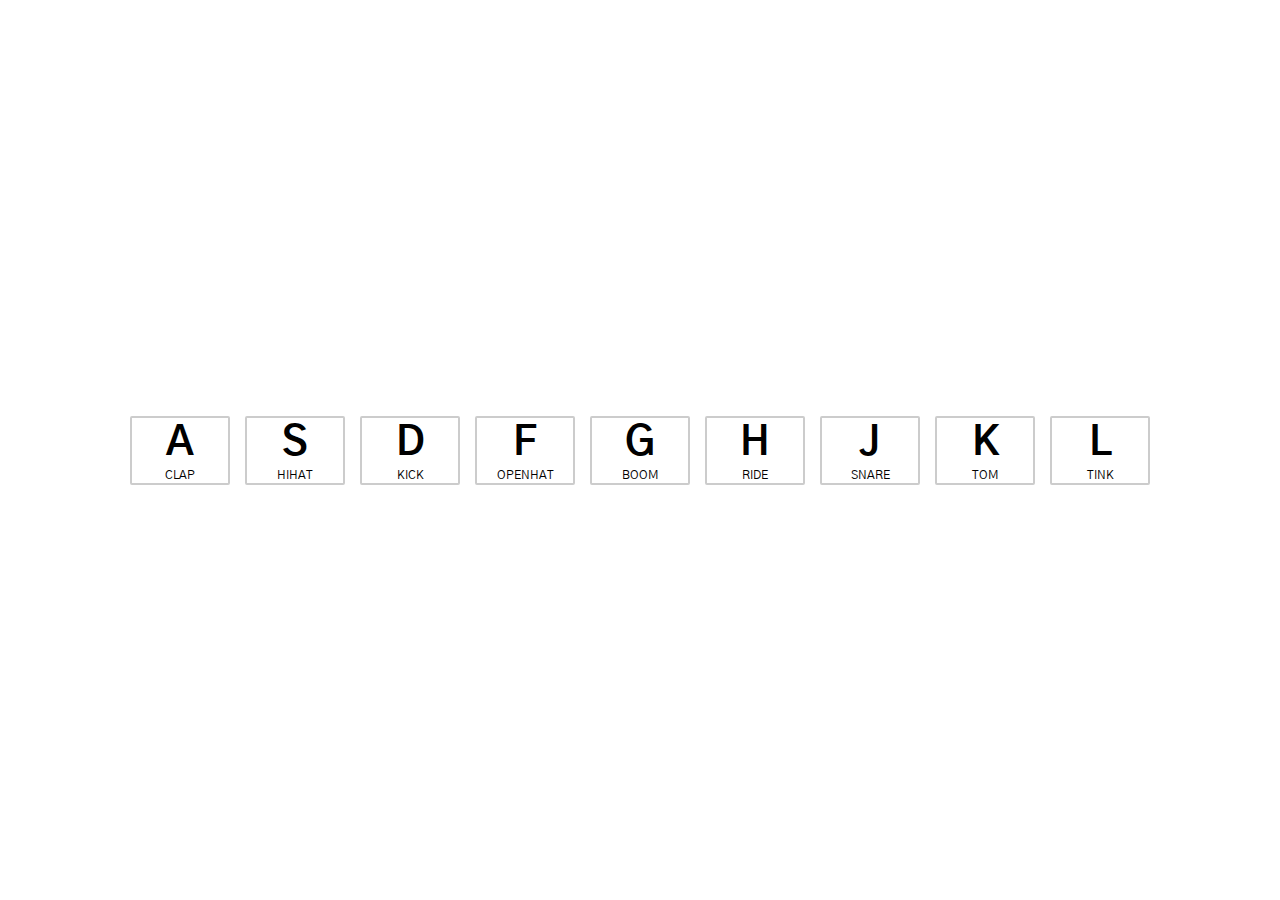
<file: index.html>
<!DOCTYPE html>

<html>
  <head>
    <meta charset="utf-8" />
    <meta http-equiv="X-UA-Compatible" content="IE=edge" />
    <title>JS drum kit</title>
    <meta name="description" content="" />
    <meta name="viewport" content="width=device-width, initial-scale=1" />
    <link rel="stylesheet" href="style.css" />
    <link
      href="https://fonts.googleapis.com/css2?family=Gothic+A1&family=Roboto+Slab:wght@100..900&display=swap"
      rel="stylesheet"
    />
  </head>
  <body>
    <div class="keys">
      <div class="key" data-key="65">
        <h3>A</h3>
        <span> CLAP </span>
      </div>

      <div class="key" data-key="83">
        <h3>S</h3>
        <span>HIHAT</span>
      </div>

      <div class="key" data-key="68">
        <h3>D</h3>
        <span>KICK</span>
      </div>

      <div class="key" data-key="70">
        <h3>F</h3>
        <span>OPENHAT</span>
      </div>

      <div class="key" data-key="71">
        <h3>G</h3>
        <span>BOOM</span>
      </div>

      <div class="key" data-key="72">
        <h3>H</h3>
        <span>RIDE</span>
      </div>

      <div class="key" data-key="74">
        <h3>J</h3>
        <span>SNARE</span>
      </div>

      <div class="key" data-key="75">
        <h3>K</h3>
        <span>TOM</span>
      </div>

      <div class="key" data-key="76">
        <h3>L</h3>
        <span>TINK</span>
      </div>
    </div>

    <audio data-key="65" src="Sounds/clap.wav"></audio>
    <audio data-key="83" src="Sounds/hihat.wav"></audio>
    <audio data-key="68" src="Sounds/kick.wav"></audio>
    <audio data-key="70" src="Sounds/openhat.wav"></audio>
    <audio data-key="71" src="Sounds/boom.wav"></audio>
    <audio data-key="72" src="Sounds/ride.wav"></audio>
    <audio data-key="74" src="Sounds/snare.wav"></audio>
    <audio data-key="75" src="Sounds/tom.wav"></audio>
    <audio data-key="76" src="Sounds/tink.wav"></audio>

    <script>
      function playSound(e) {
        const audio = document.querySelector(`audio[data-key="${e.keyCode}"]`);
        const key = document.querySelector(`.key[data-key="${e.keyCode}"]`);
        if (!audio) return; //stop function from running together
        audio.currentTime = 0; //unli sound per click , rewind from the start
        audio.play();
        key.classList.add("playing");
      }

      function removeTransition(e) {
        if (e.propertyName !== "transform") return;
        this.classList.remove("playing");
      }

      const keys = document.querySelectorAll(".key");
      keys.forEach((key) =>
        key.addEventListener("transitionend", removeTransition)
      );
      window.addEventListener("keydown", playSound);
    </script>
  </body>
</html>
</file>
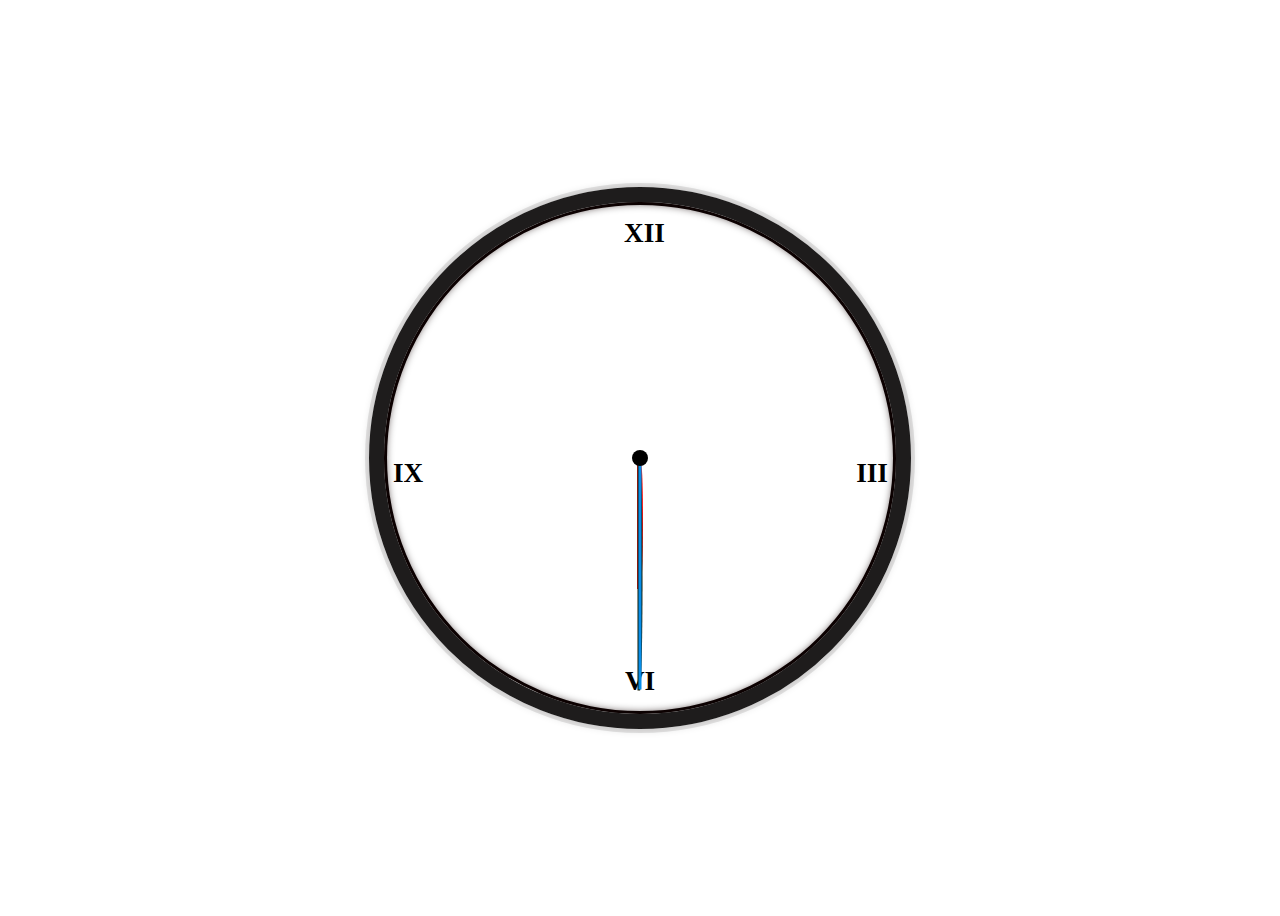
<file: Day2JSclock/index.html>
<!DOCTYPE html> <!DOCTYPE html>
<html class="no-js">
  <head>
    <meta charset="utf-8" />
    <meta http-equiv="X-UA-Compatible" content="IE=edge" />
    <title>JS CLOCK | Day 2</title>
    <meta name="description" content="" />
    <meta name="viewport" content="width=device-width, initial-scale=1" />
    <link rel="stylesheet" href="style.css" />
  </head>

  <body>
    <div>
      <div class="clock">
        <div class="clock-face">
          <div class="hand hour-hand"></div>
          <div class="hand min-hand"></div>
          <div class="hand second-hand"></div>

          <div class="center-dot"></div>
          <div class="number number3">III</div>
          <div class="number number6">VI</div>
          <div class="number number9">IX</div>
          <div class="number number12">XII</div>
        </div>
      </div>
      <script src="script.js" async defer></script>
    </div>
  </body>
</html>
</file>
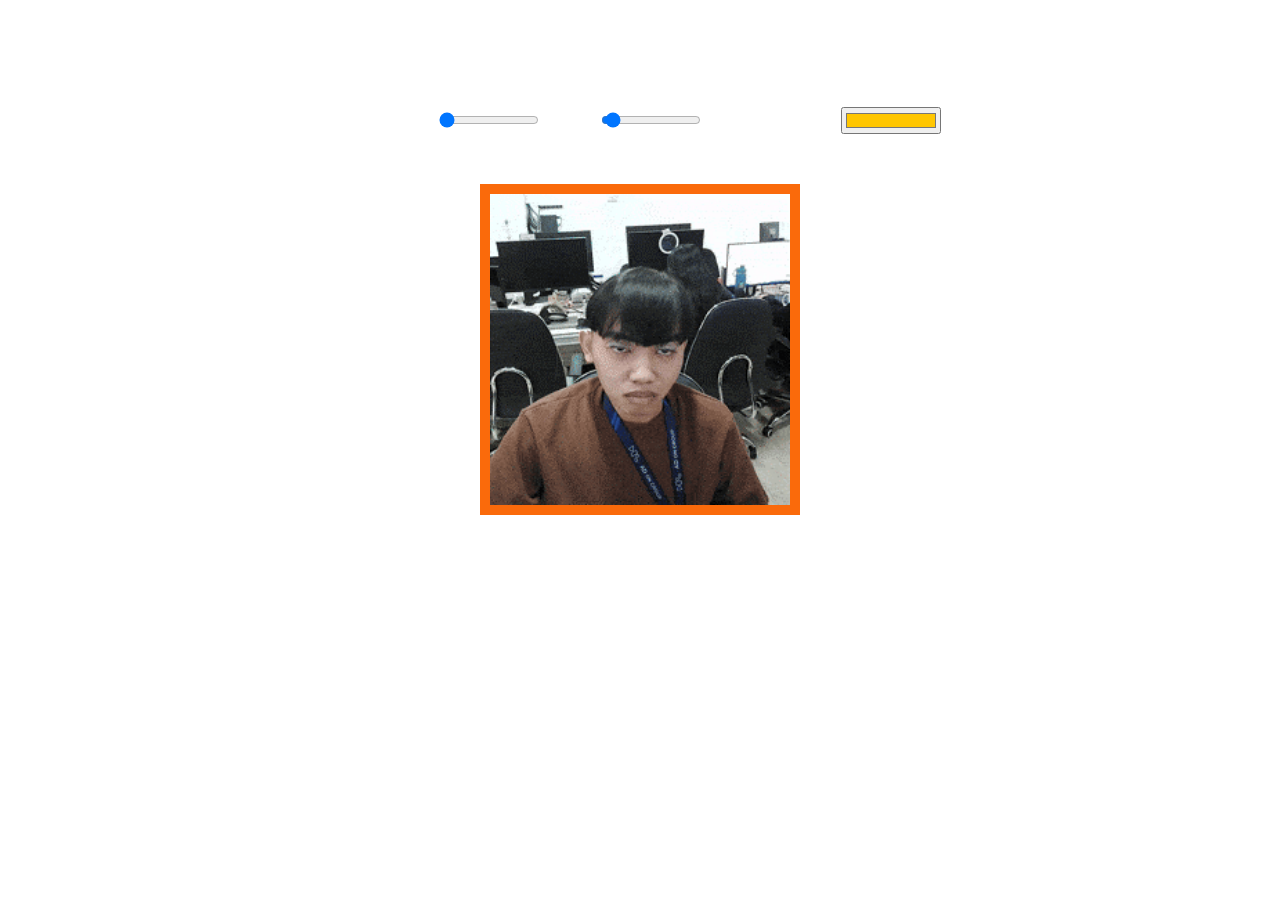
<file: Day3JsChallenge/index.html>
<!DOCTYPE html>
<!--[if lt IE 7]>      <html class="no-js lt-ie9 lt-ie8 lt-ie7"> <![endif]-->
<!--[if IE 7]>         <html class="no-js lt-ie9 lt-ie8"> <![endif]-->
<!--[if IE 8]>         <html class="no-js lt-ie9"> <![endif]-->
<!--[if gt IE 8]>      <html class="no-js"> <!--<![endif]-->
<html>
  <head>
    <meta charset="utf-8" />
    <meta http-equiv="X-UA-Compatible" content="IE=edge" />
    <title>Scoped CSS variable and JS</title>
    <meta name="description" content="" />
    <meta name="viewport" content="width=device-width, initial-scale=1" />
    <link rel="stylesheet" href="style.css" />
  </head>

  <body>
    <h2>Update CSS variable with <span class="h1">JS</span></h2>
    <div class="controls">
      <label for="spacing">Spacing</label>
      <input
        type="range"
        name="spacing"
        min="10"
        max="200"
        value="10"
        data-sizing="px"
      />

      <label for="blur">Blur</label>
      <input
        type="range"
        name="blur"
        min="0"
        max="200"
        value="10"
        data-sizing="px"
      />
      <label for="base">Base Color </label>
      <input type="color" name="base" value="#ffc600" />
    </div>
    <img src="elmar.gif" alt="My Photo" width="300" />
    <script src="script.js"></script>
  </body>
</html>
</file>
<file: style.css>
* {
  margin: 0;
  padding: 0;
  box-sizing: border-box;
  font-family: "Gothic A1", sans-serif;
}

body {
  display: flex;
  justify-content: center;
  align-items: center;
  height: 100vh;
  gap: 10px;
}

.keys {
  display: flex;
  gap: 15px;
}

.key {
  border: 2px solid #ccc;
  border-radius: 2px;
  font-size: 14px;
  transition: all 0.07s ease;
  width: 100px;
  color: black;
  background: #fff;
  display: flex;
  flex-direction: column;
  justify-content: center;
  align-items: center;
}

.key span {
  font-size: 12px;
}

.key h3 {
  display: block;
  font-size: 40px;
}

.playing {
  transform: scale(1.1);
  box-shadow: 0px 0px 100px 45px rgba(0, 0, 0, 0.1);
}
</file>
<file: Day2JSclock/style.css>
body {
  display: flex;
  align-items: center;
  justify-content: center;
  height: 100vh;
  font-size: 2rem;
}

.clock {
  width: 30rem;
  height: 30rem;
  border: 15px solid rgba(17, 15, 15, 0.945);
  border-radius: 50%;
  position: relative;
  padding: 1rem;
  box-shadow: 0 0 0px 4px rgba(10, 0, 0, 0.1), inset 0 0 0 3px #0c0101,
    inset 0 0 10px rgb(17, 0, 0), 0 0 10px rgba(12, 0, 0, 0.2);
}

.clockface {
  position: relative;
  width: 100%;
  height: 100%;
  display: flex;
  justify-content: center;
  align-items: center;
}

.hand {
  position: absolute;
  top: 50%;
  left: 50%;
  transform-origin: 0% 50%;
  transform: rotate(90deg);
  transition: all 0.05s ease-in-out;
}

.hour-hand {
  width: 25%;
  height: 6px;
  background: #f80202e8;
  z-index: 3;
  border-top-left-radius: 40%;
  border-top-right-radius: 50%;
}

.min-hand {
  width: 45%;
  height: 5px;
  background: #141801;
  z-index: 4;
  border-top-left-radius: 50%;
  border-top-right-radius: 50%;
}

.second-hand {
  width: 45%;
  height: 3px;
  background: rgb(7, 142, 233);
  z-index: 5;
}

.number {
  position: absolute;
  width: 2rem;
  height: 2rem;
  text-align: center;
  line-height: rem;
  font-size: 1.7rem;
  font-weight: bold;
  color: black;
  top: 50%;
  left: 50%;
  transform: translate(-50%, -50%);
}

.number6 {
  transform: rotate(90deg) translate(13rem) rotate(-90deg);
  left: 240px;
}
.number9 {
  transform: rotate(180deg) translate(15.5rem) rotate(-180deg);
}
.number12 {
  transform: rotate(270deg) translate(15rem) rotate(-270deg);
  left: 240px;
}
.number3 {
  transform: rotate(0deg) translate(13.5rem);
}

.center-dot {
  width: 1rem;
  height: 1rem;
  background: black;
  border-radius: 50%;
  position: absolute;
  top: 50%;
  left: 50%;
  transform: translate(-50%, -50%);
  z-index: 5;
}
</file>
<file: Day3JsChallenge/style.css>
:root {
  --base: #fa6a0b;
  --spacing: 10px;
  --blur: 0px;
}

img {
  padding: var(--spacing);
  background: var(--base);
  filter: blur(var(--blur));
}

.hl {
  color: var(--base);
}

body {
  text-align: center;
  color: white;
  background: #193549 color;
  font-family: "helvetica neue", sans-serif;
  font-weight: 100;
  font-size: 25px;
}

.controls {
  margin-bottom: 50px;
}

input {
  width: 100px;
}
</file>
